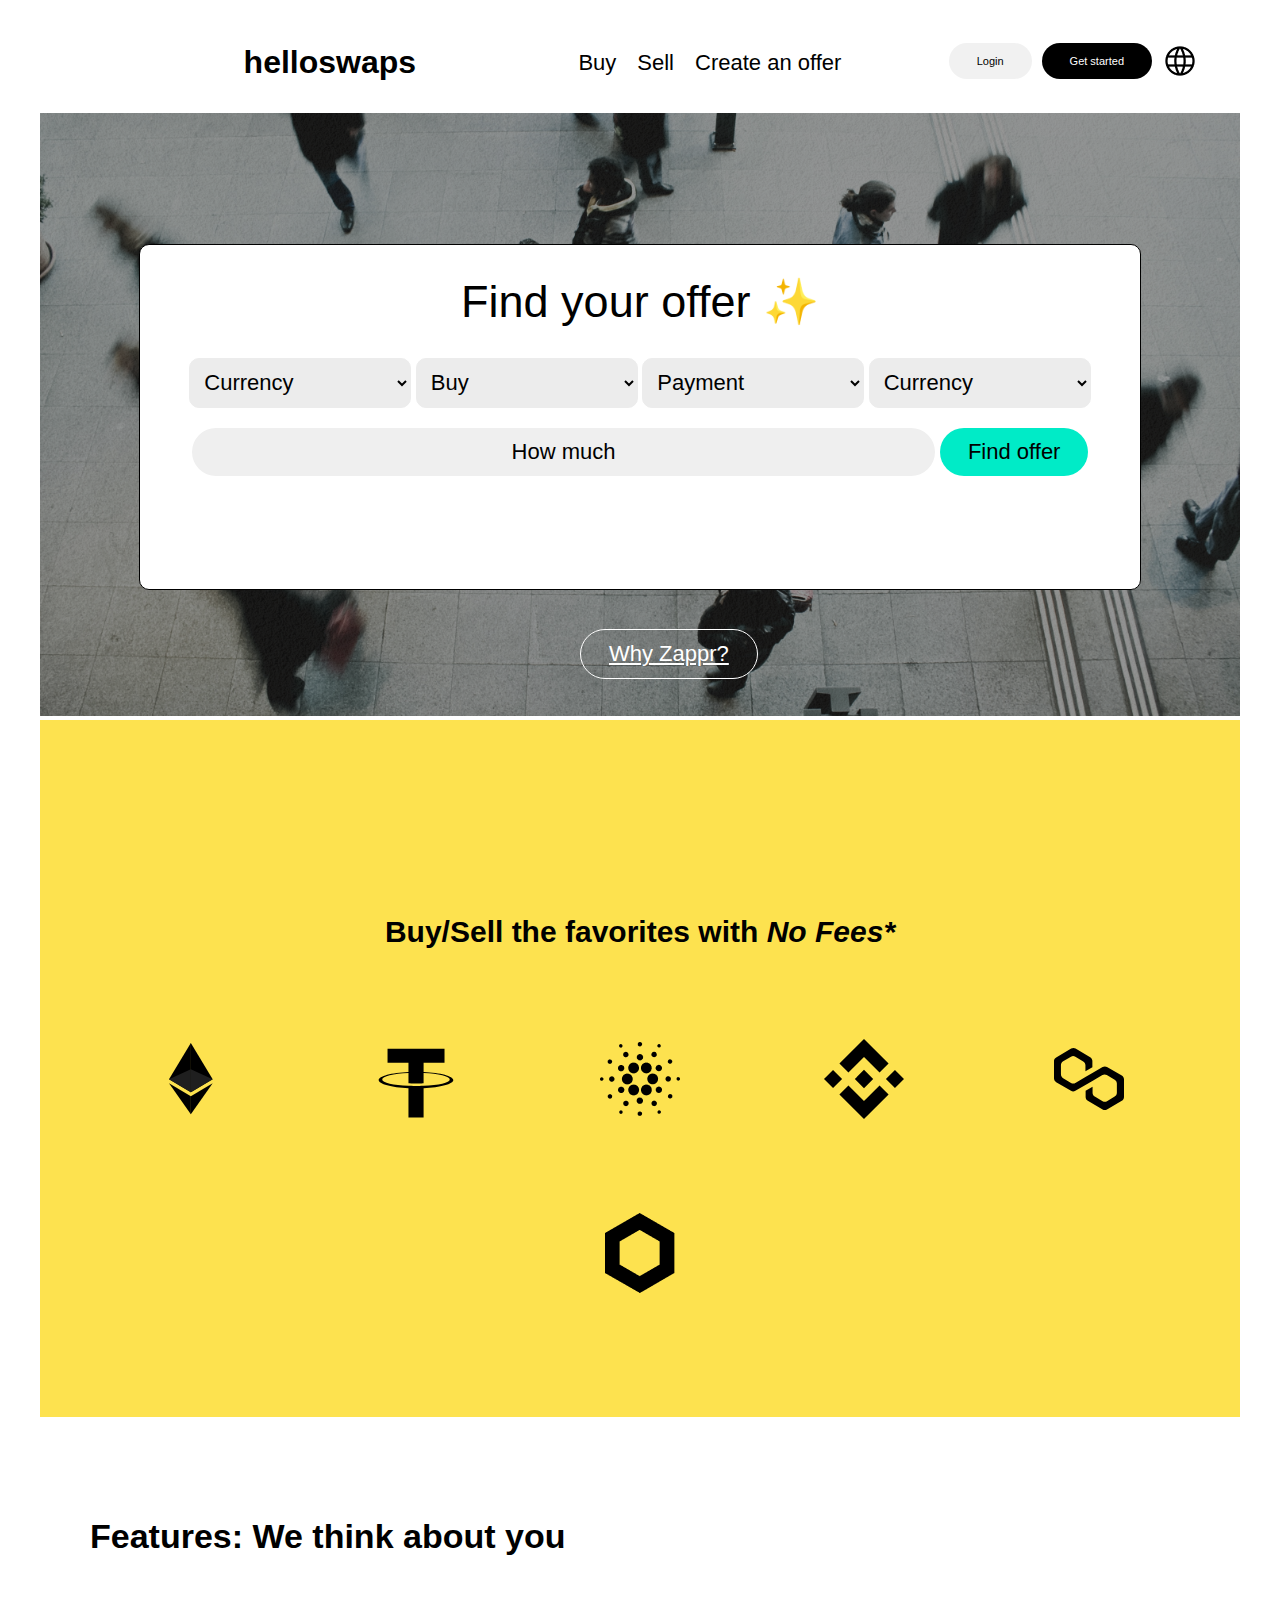
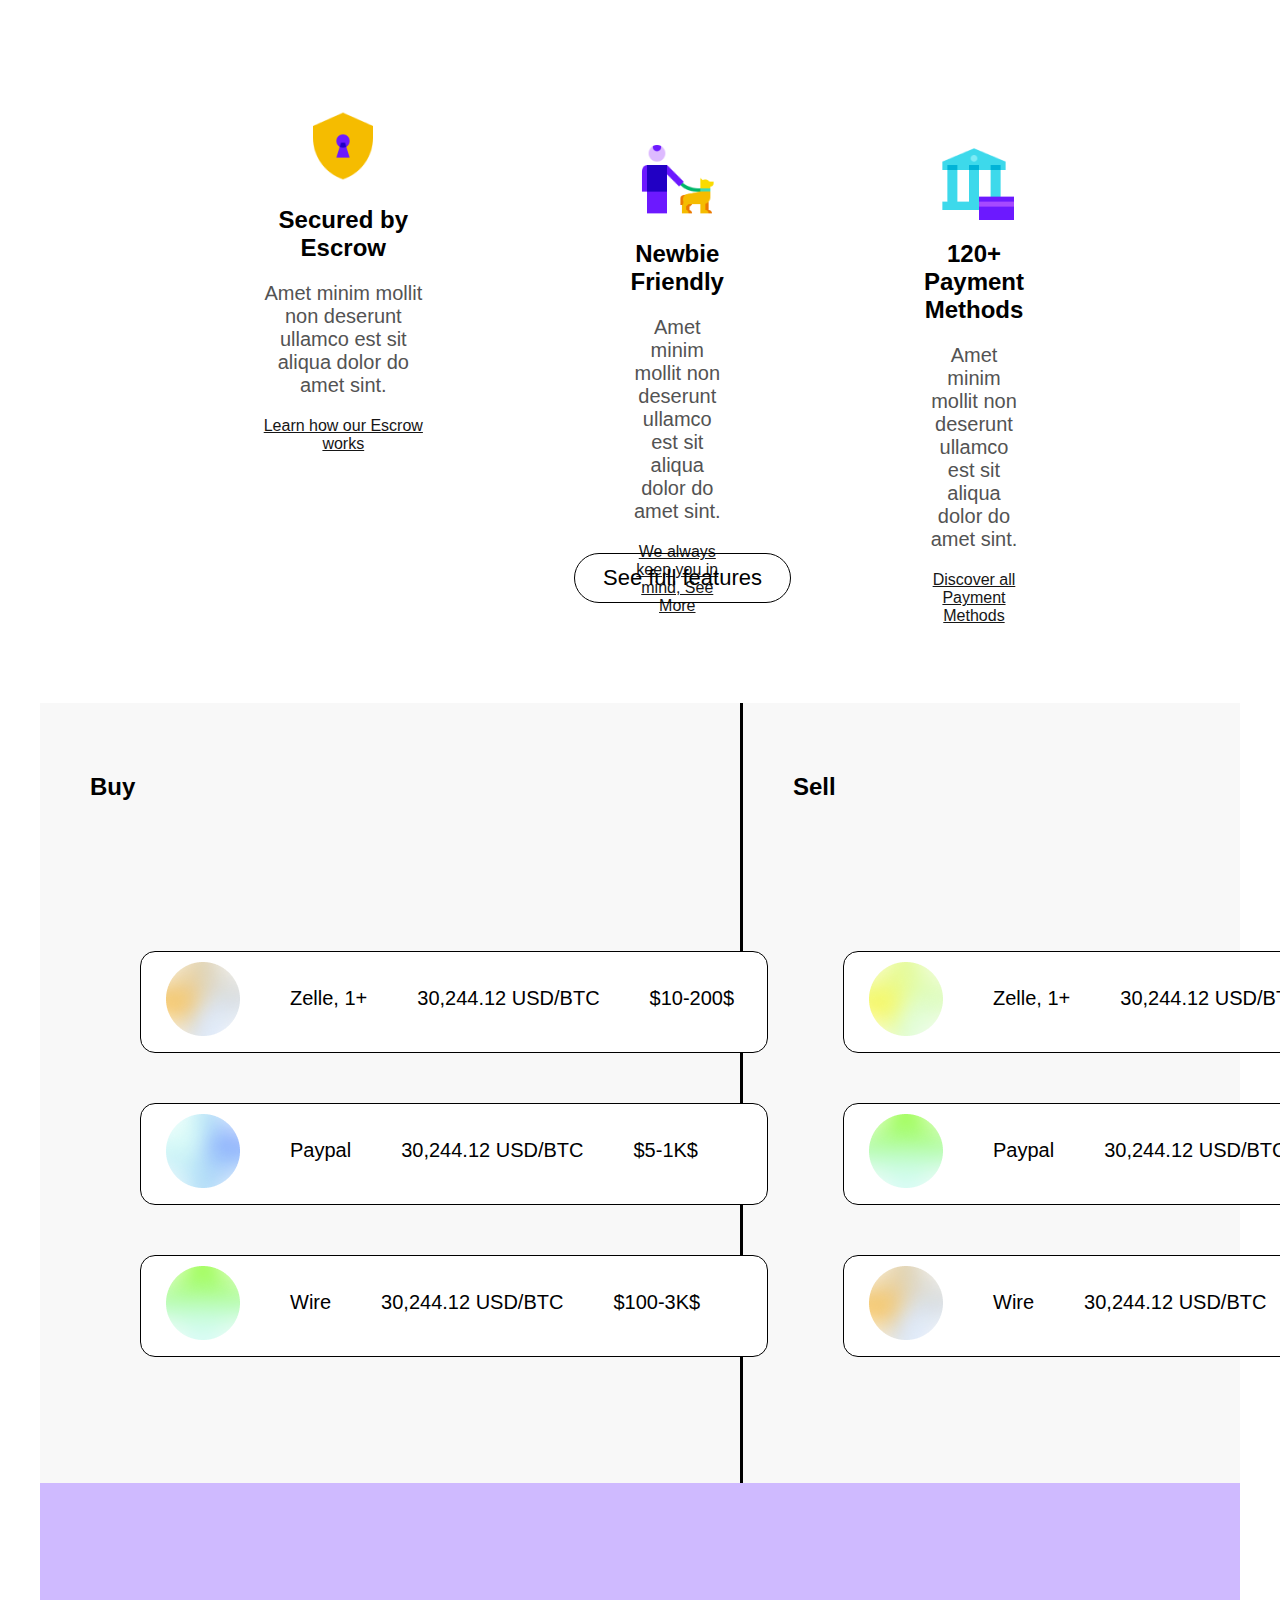
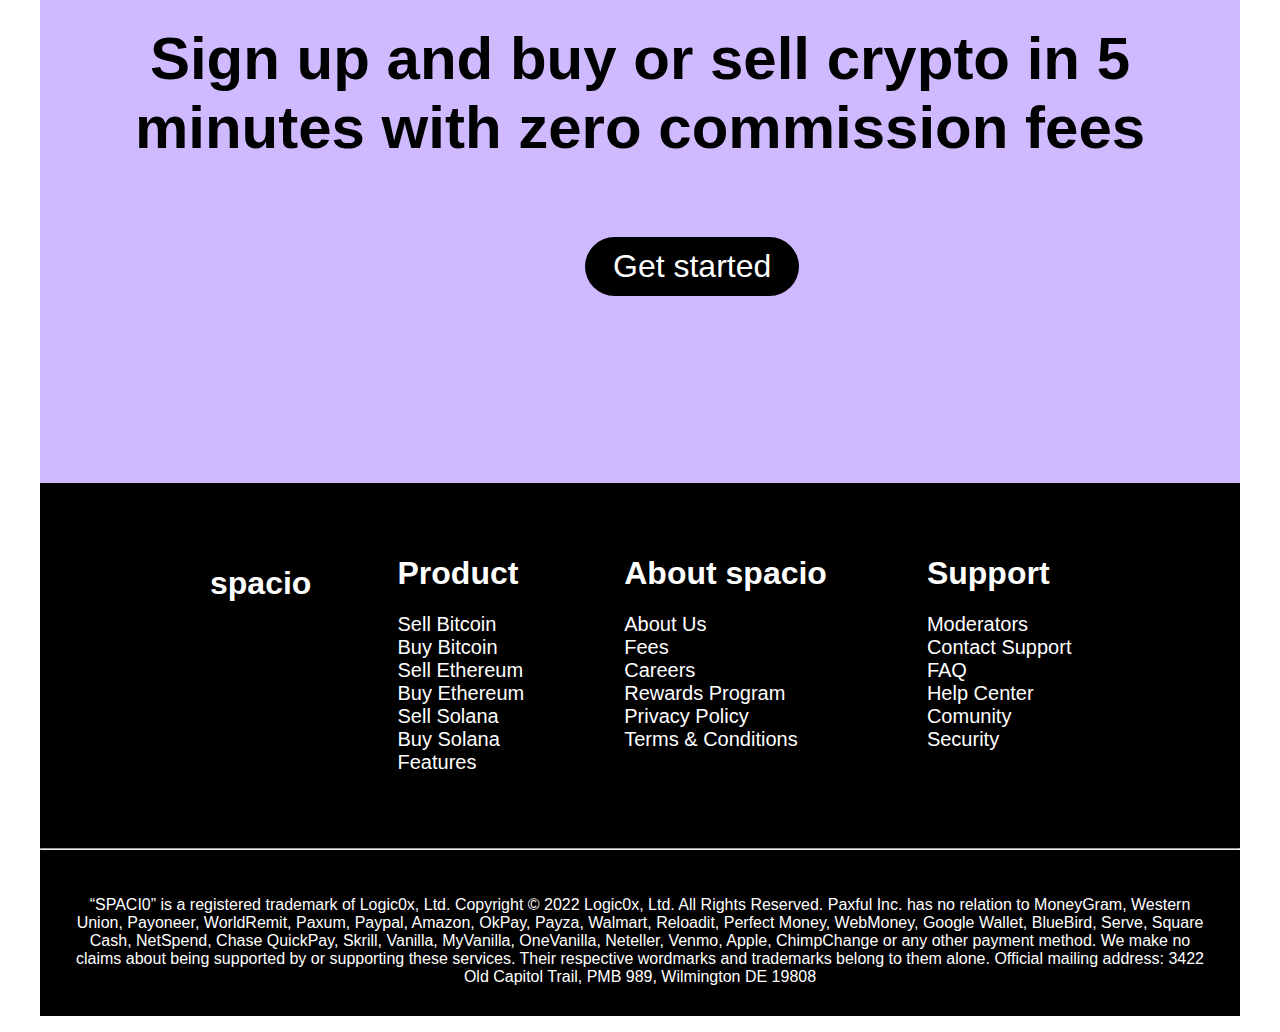
<file: HTML - CSS - Assignment/index.html>
<!DOCTYPE html>
<html lang="en">
<head>
    <meta charset="UTF-8">
    <meta name="viewport" content="width=device-width, initial-scale=1.0">
    <title>Assignment 1</title>
    <link rel="stylesheet" href="Assign htm css1.css">
</head>
<body>
    <header>
        <div class="navbar container">
            <div class="logo"><H1>helloswaps</H1></div>
            <ul class="link">
                <li class="hero">Buy</li>
                <li class="hero">Sell</li>
                <li class="hero">Create an offer</li>
            </ul>
            <div class="buttonicon">
                <button class="button1">Login</button>
                <button class="button2">Get started</button>
                <img class="icon"  src="Assign 1 pic/Frame.png" alt="">
            </div>
        </div>


        <section class="section1 container">
        <div class="section0div">
            <img class="section1bgpic" src="Assign 1 pic/Rectangle 1.png" alt="">
            <div class="section1div">
                <H1 class="section1title">Find your offer ✨</H1>
                <form action="#">
                    <select name="1st" id="1st">
                        <option value="Currency">Currency</option>
                        <option value="Taka">Taka</option>
                        <option value="Dollar">Dollar</option>
                        <option value="Pound">Pound</option>
                    </select>
                    <select name="2nd" id="2nd">
                        <option value="Buy">Buy</option>
                        <option value="Book">Book</option>
                        <option value="pen">pen</option>
                    </select>
                    <select name="3rd" id="3rd">
                        <option value="Payment">Payment</option>
                        <option value="Online">Online</option>
                        <option value="Offline">Offline</option>
                    </select>
                    <select name="4th" id="4th">
                        <option value="Currency">Currency</option>
                        <option value="Taka">Taka</option>
                        <option value="Dollar">Dollar</option>
                        <option value="Pound">Pound</option>
                    </select>
                </form>
                <button class="section1button1">How much</button>
                <button class="section1button2">Find offer</button>
            </div>
            <div class="section1button3div">
            <button class="section1button3"><u>Why Zappr?</u></button>
            </div>
        </div>
        </section>
        
        
        <section class="section2 container">
        <div class="section2div0">
            <div class="section2div1">
                <h1 class="section2h1">Buy/Sell the favorites with <I>No Fees*</I></h1>
            </div>
            <div class="section2divpics">
                <img class="section2pics" src="Assign 1 pic/Ethereum (ETH).svg" alt="">
                <img class="section2pics" src="Assign 1 pic/Tether (USDT).svg" alt="">
                <img class="section2pics" src="Assign 1 pic/Cardano (ADA).png" alt="">
                <img class="section2pics" src="Assign 1 pic/Binance Coin (BNB).svg" alt="">
                <img class="section2pics" src="Assign 1 pic/Polygon (MATIC).svg" alt="">
                <img class="section2pics" src="Assign 1 pic/Chainlink (LINK).png" alt="">
            </div>
        </div>
        </section>


        <section class="section3 container">
            <div class="section3div">
                <h1 class="section3h1">Features: We think about you</h1>
                <div class="section3div0">
                    <div class="section3div1">
                        <img src="Assign 1 pic/SecureEscrow.png" alt="">
                        <h1>Secured by Escrow</h1>
                        <p>Amet minim mollit non deserunt ullamco est sit aliqua dolor do amet sint.</p>
                        <a href="#">Learn how our Escrow works</a>
                    </div>
                    <div class="section3div2">
                        <img src="Assign 1 pic/NewbieFriendly.png" alt="">
                        <h1>Newbie Friendly</h1>
                        <p>Amet minim mollit non deserunt ullamco est sit aliqua dolor do amet sint.</p>
                        <a href="#">We always keep you in mind, See More</a>
                    </div>
                    <div class="section3div3">
                        <img src="Assign 1 pic/MultiplePayments.png" alt="">
                        <h1>120+ Payment Methods</h1>
                        <p>Amet minim mollit non deserunt ullamco est sit aliqua dolor do amet sint.</p>
                        <a href="#">Discover all Payment Methods</a>
                    </div>
                </div>
                <button class="section3button">See full features</button>
            </div>
        </section>
        <section class="section4 container">
            <div class="section4div">
            <div class="section4div1">
                <h2>Buy</h2>
                <div class="section4div00">
                <div class="section4div0">
                    <img class="section4pics" src="Assign 1 pic/Component 1.png" alt="">
                    <p class="section4p">Zelle, 1+</p>
                    <p class="section4p">30,244.12 USD/BTC</p>
                    <p class="section4p">$10-200$</p>
                </div>
                <div class="section4div0">
                    <img class="section4pics" src="Assign 1 pic/Component 1 (1).png" alt="">
                    <p class="section4p">Paypal</p>
                    <p class="section4p">30,244.12 USD/BTC</p>
                    <p class="section4p">$5-1K$</p>
                </div>
                <div class="section4div0">
                    <img class="section4pics" src="Assign 1 pic/Component 1 (2).png" alt="">
                    <p class="section4p">Wire</p>
                    <p class="section4p">30,244.12 USD/BTC</p>
                    <p class="section4p">$100-3K$</p>
                </div>
            </div>    
            </div>
            <div class="section4div2">
                <h2>Sell</h2>
                <div class="section4div00">
                <div class="section4div0">
                    <img class="section4pics" src="Assign 1 pic/Component 1 (3).png" alt="">
                    <p class="section4p">Zelle, 1+</p>
                    <p class="section4p">30,244.12 USD/BTC</p>
                    <p class="section4p">$10-200$</p>
                </div>
                <div class="section4div0">
                    <img class="section4pics" src="Assign 1 pic/Component 1 (2).png" alt="">
                    <p class="section4p">Paypal</p>
                    <p class="section4p">30,244.12 USD/BTC</p>
                    <p class="section4p">$5-1K$</p>
                </div>
                <div class="section4div0">
                    <img class="section4pics" src="Assign 1 pic/Component 1.png" alt="">
                    <p class="section4p" >Wire</p>
                    <p class="section4p">30,244.12 USD/BTC</p>
                    <p class="section4p">$100-3K$</p>
                </div>    
                </div>
            </div>
        </div>    
        </section>
        <section class="section5 container">
            <div class="section5div">
                <h1>Sign up and buy or sell crypto in 5 minutes with zero commission fees</h1>
                <button>Get started</button>
            </div>
        </section>
        <footer class="footer container">
            <div class="footerdiv">
                <div class="logo"><h1>spacio</h1></div> 
            <div class="footerdiv0">

                <div class="footerdiv1">
                    <h1>Product</h1>
                    <ul>
                        <li>Sell Bitcoin</li>
                        <li>Buy Bitcoin</li>
                        <li>Sell Ethereum</li>
                        <li>Buy Ethereum</li>
                        <li>Sell Solana</li>
                        <li>Buy Solana</li>
                        <li>Features</li>
                    </ul>
                </div>
                <div class="footerdiv1">
                    <h1>About spacio</h1>
                    <ul>
                        <li>About Us</li>
                        <li>Fees</li>
                        <li>Careers</li>
                        <li>Rewards Program</li>
                        <li>Privacy Policy</li>
                        <li>Terms & Conditions</li>
                    </ul>
                </div>
                <div class="footerdiv1">
                    <h1>Support</h1>
                    <ul>
                        <li>Moderators</li>
                        <li>Contact Support</li>
                        <li>FAQ</li>
                        <li>Help Center</li>
                        <li>Comunity</li>
                        <li>Security</li>
                    </ul>
                </div>
            </div>
            </div>
            </div>  
            <hr>
            <p class="footerp">“SPACI0” is a registered trademark of Logic0x, Ltd. Copyright © 2022 Logic0x, Ltd. All Rights Reserved. Paxful Inc. has no relation to MoneyGram, Western Union, Payoneer, WorldRemit, Paxum, Paypal, Amazon, OkPay, Payza, Walmart, Reloadit, Perfect Money, WebMoney, Google Wallet, BlueBird, Serve, Square Cash, NetSpend, Chase QuickPay, Skrill, Vanilla, MyVanilla, OneVanilla, Neteller, Venmo, Apple, ChimpChange or any other payment method. We make no claims about being supported by or supporting these services. Their respective wordmarks and trademarks belong to them alone. Official mailing address: 3422 Old Capitol Trail, PMB 989, Wilmington DE 19808</p>
        </footer>
    </header>
</body>
</html>
</file>
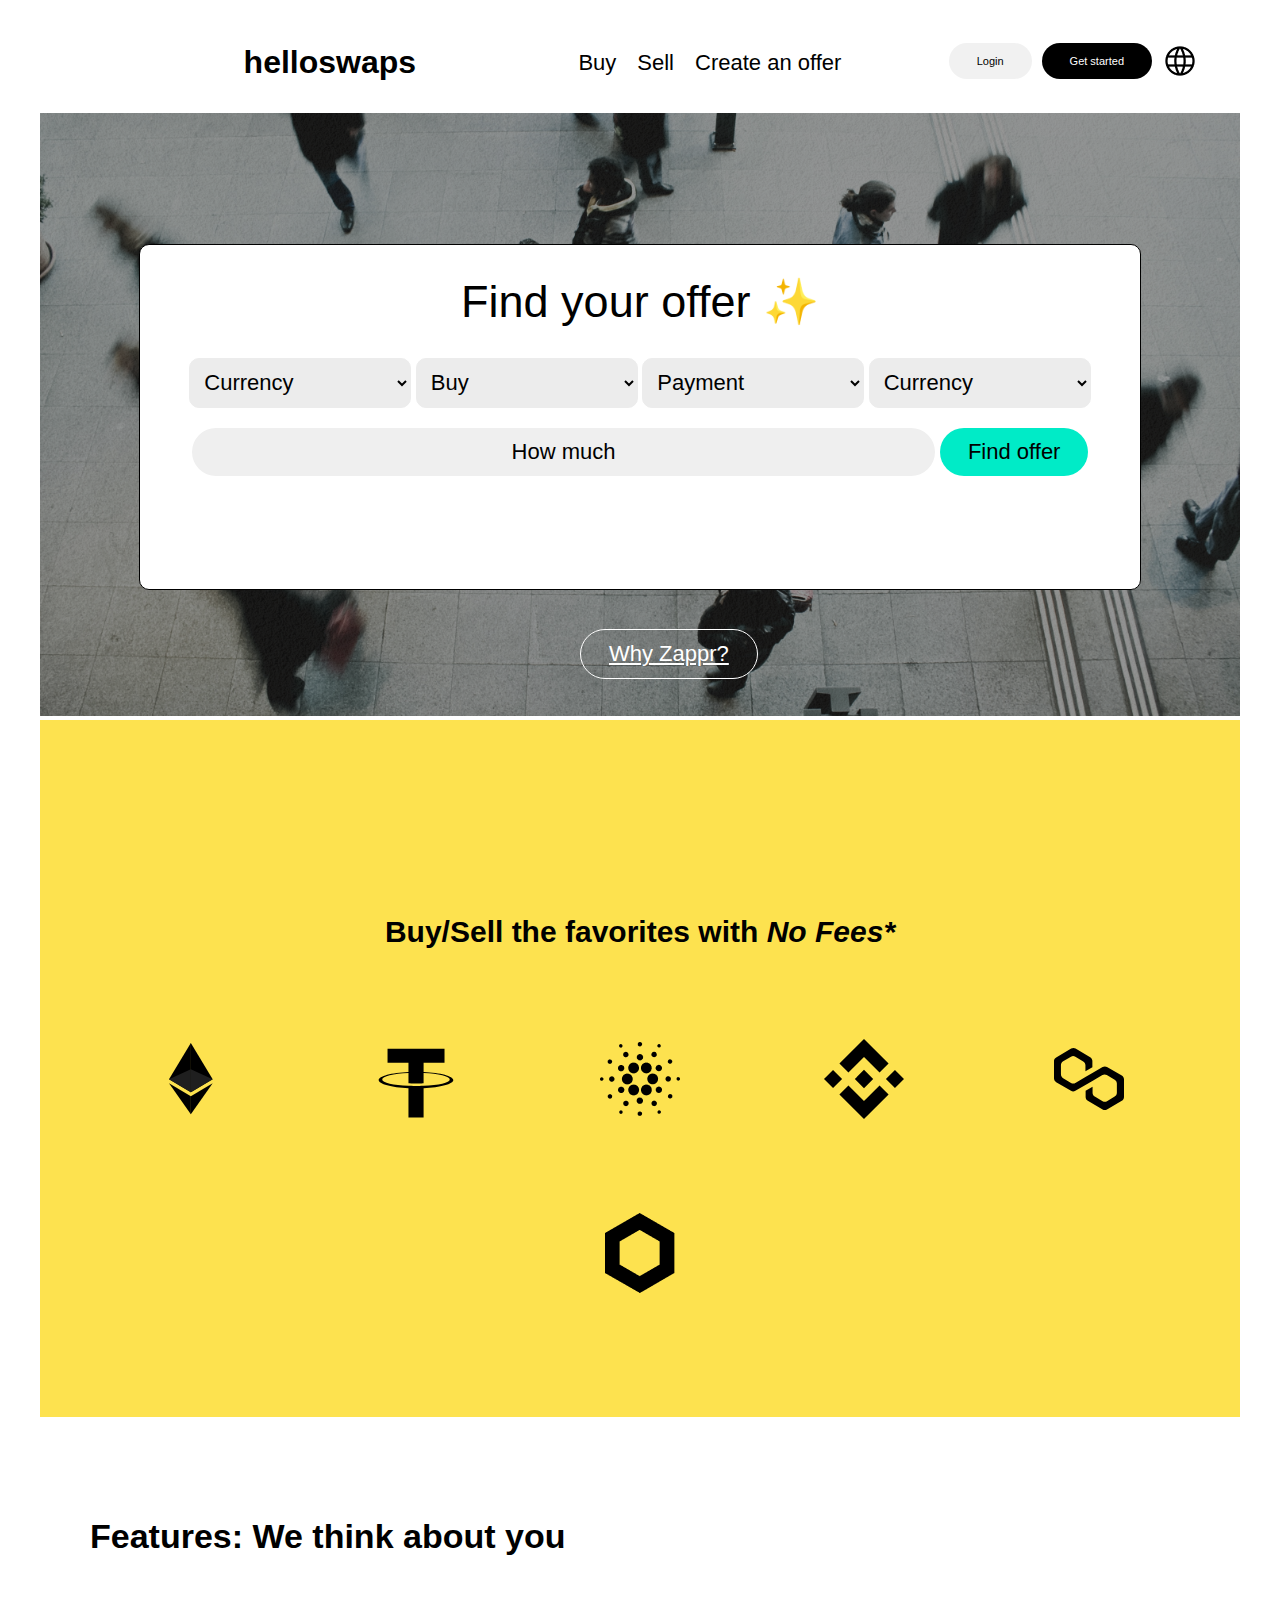
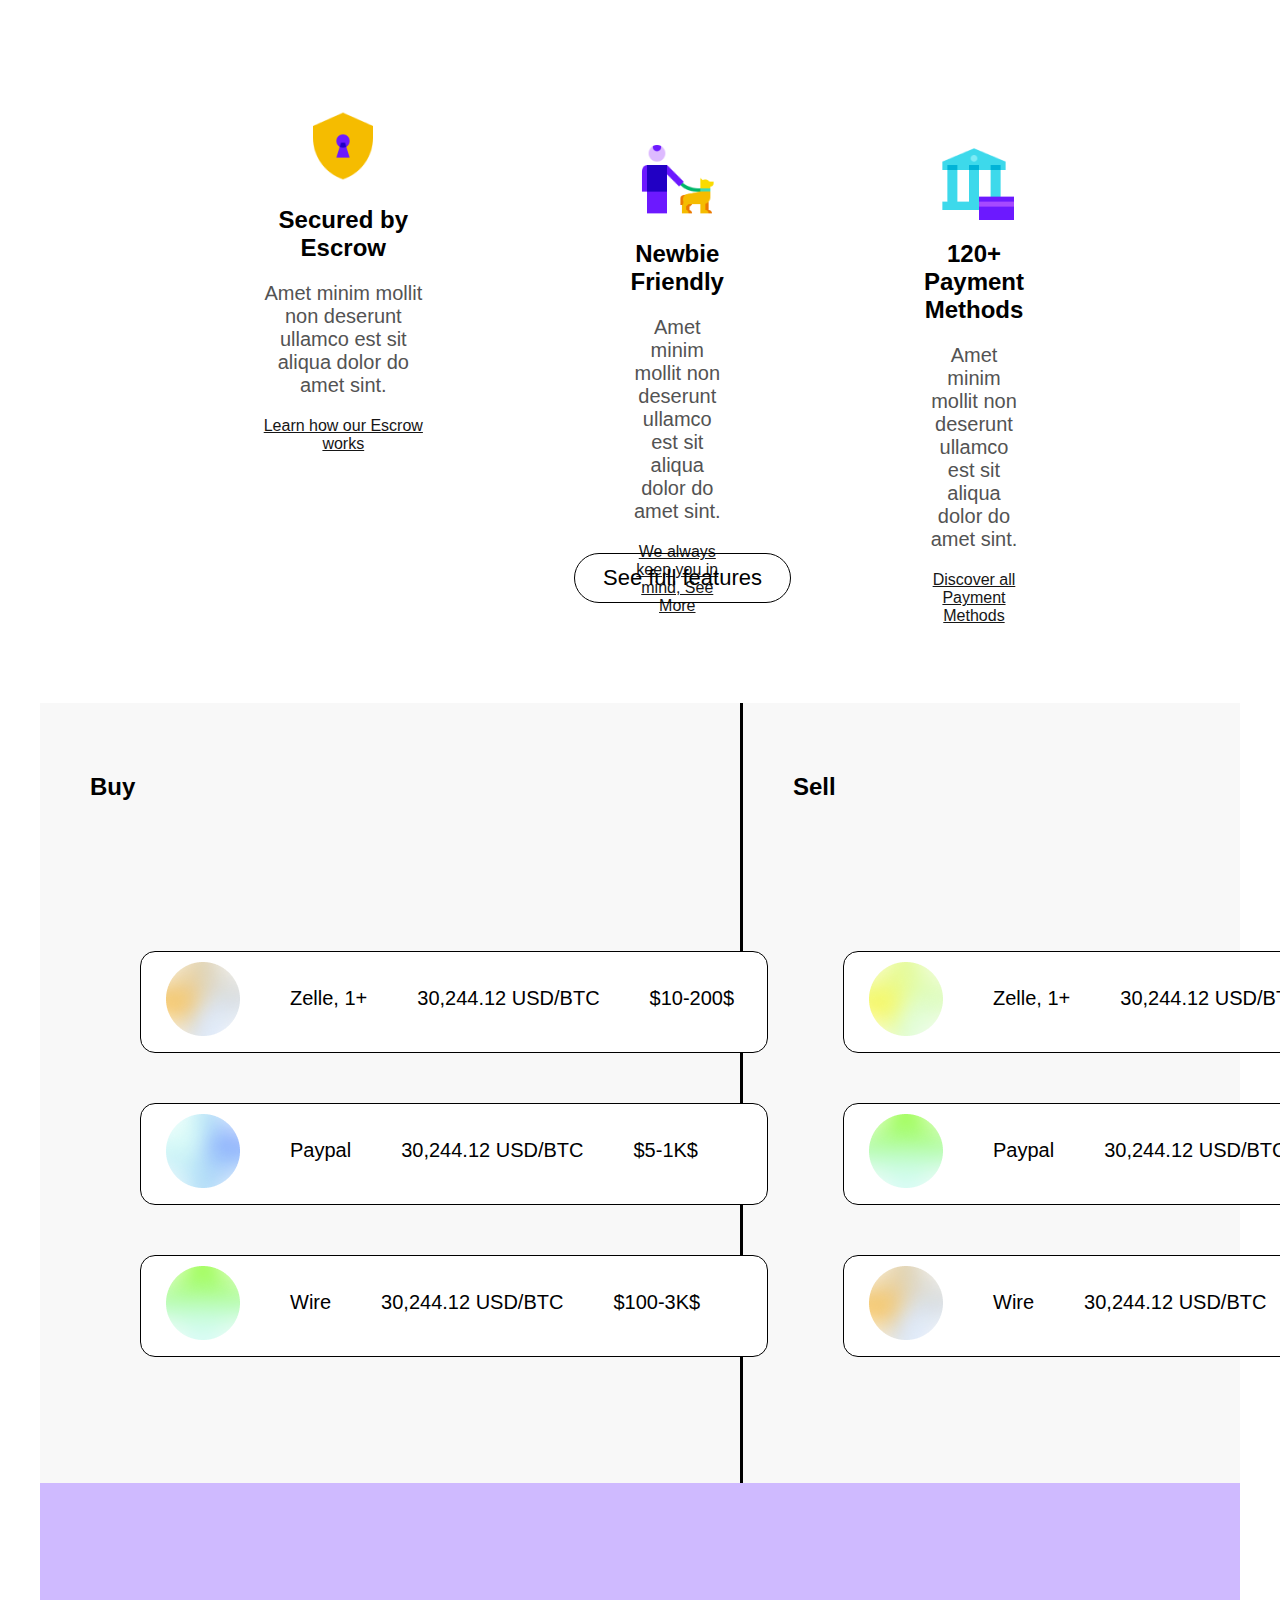
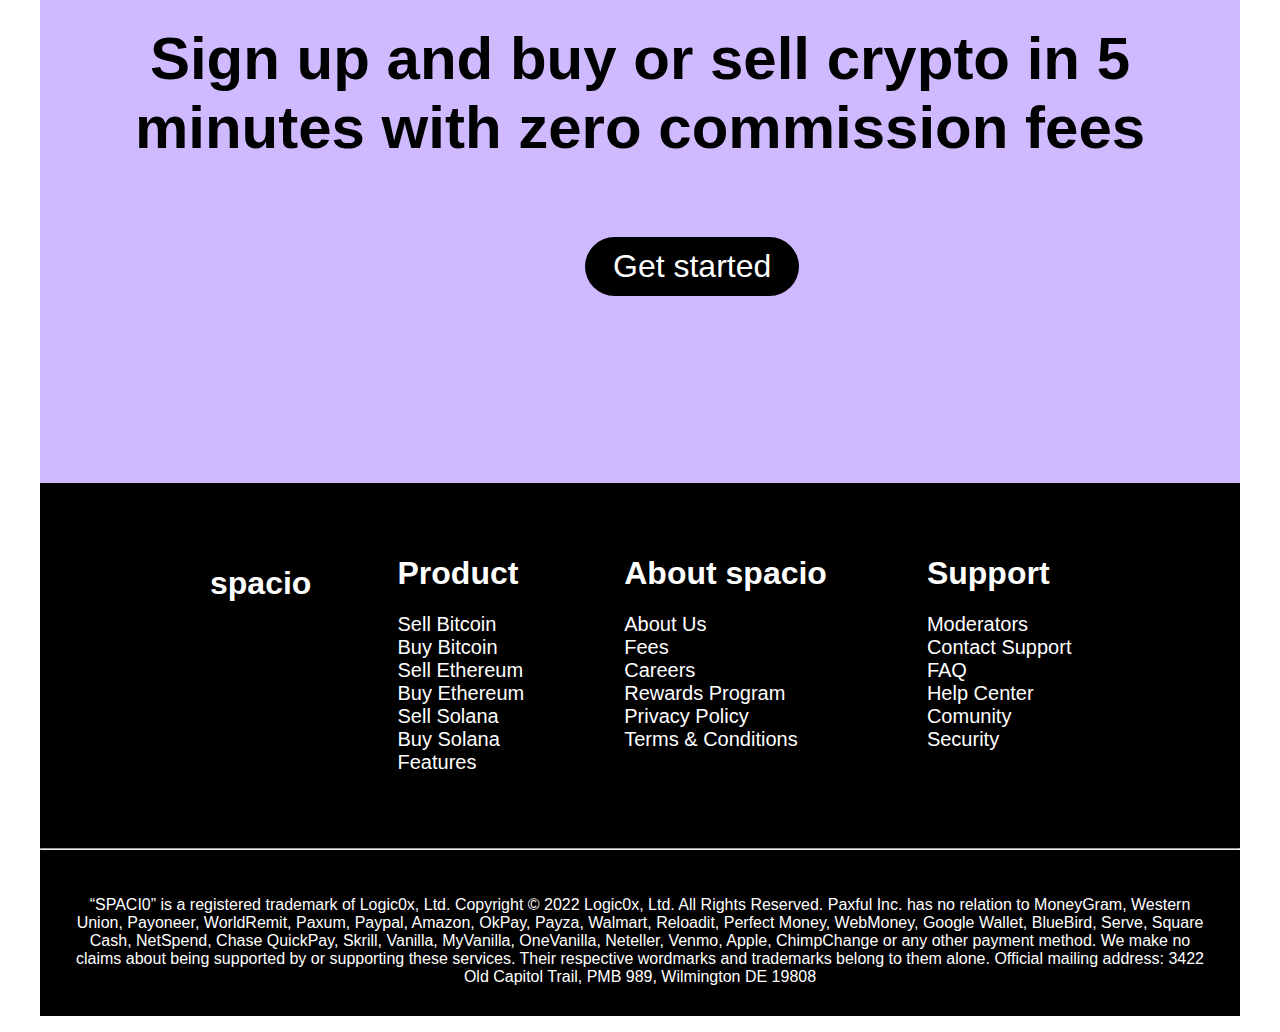
<file: HTML - CSS - Assignment/Assign htm css1.html>
<!DOCTYPE html>
<html lang="en">
<head>
    <meta charset="UTF-8">
    <meta name="viewport" content="width=device-width, initial-scale=1.0">
    <title>Assignment 1</title>
    <link rel="stylesheet" href="Assign htm css1.css">
</head>
<body>
    <header>
        <div class="navbar container">
            <div class="logo"><H1>helloswaps</H1></div>
            <ul class="link">
                <li class="hero">Buy</li>
                <li class="hero">Sell</li>
                <li class="hero">Create an offer</li>
            </ul>
            <div class="buttonicon">
                <button class="button1">Login</button>
                <button class="button2">Get started</button>
                <img class="icon"  src="Assign 1 pic/Frame.png" alt="">
            </div>
        </div>


        <section class="section1 container">
        <div class="section0div">
            <img class="section1bgpic" src="Assign 1 pic/Rectangle 1.png" alt="">
            <div class="section1div">
                <H1 class="section1title">Find your offer ✨</H1>
                <form action="#">
                    <select name="1st" id="1st">
                        <option value="Currency">Currency</option>
                        <option value="Taka">Taka</option>
                        <option value="Dollar">Dollar</option>
                        <option value="Pound">Pound</option>
                    </select>
                    <select name="2nd" id="2nd">
                        <option value="Buy">Buy</option>
                        <option value="Book">Book</option>
                        <option value="pen">pen</option>
                    </select>
                    <select name="3rd" id="3rd">
                        <option value="Payment">Payment</option>
                        <option value="Online">Online</option>
                        <option value="Offline">Offline</option>
                    </select>
                    <select name="4th" id="4th">
                        <option value="Currency">Currency</option>
                        <option value="Taka">Taka</option>
                        <option value="Dollar">Dollar</option>
                        <option value="Pound">Pound</option>
                    </select>
                </form>
                <button class="section1button1">How much</button>
                <button class="section1button2">Find offer</button>
            </div>
            <div class="section1button3div">
            <button class="section1button3"><u>Why Zappr?</u></button>
            </div>
        </div>
        </section>
        
        
        <section class="section2 container">
        <div class="section2div0">
            <div class="section2div1">
                <h1 class="section2h1">Buy/Sell the favorites with <I>No Fees*</I></h1>
            </div>
            <div class="section2divpics">
                <img class="section2pics" src="Assign 1 pic/Ethereum (ETH).svg" alt="">
                <img class="section2pics" src="Assign 1 pic/Tether (USDT).svg" alt="">
                <img class="section2pics" src="Assign 1 pic/Cardano (ADA).png" alt="">
                <img class="section2pics" src="Assign 1 pic/Binance Coin (BNB).svg" alt="">
                <img class="section2pics" src="Assign 1 pic/Polygon (MATIC).svg" alt="">
                <img class="section2pics" src="Assign 1 pic/Chainlink (LINK).png" alt="">
            </div>
        </div>
        </section>


        <section class="section3 container">
            <div class="section3div">
                <h1 class="section3h1">Features: We think about you</h1>
                <div class="section3div0">
                    <div class="section3div1">
                        <img src="Assign 1 pic/SecureEscrow.png" alt="">
                        <h1>Secured by Escrow</h1>
                        <p>Amet minim mollit non deserunt ullamco est sit aliqua dolor do amet sint.</p>
                        <a href="#">Learn how our Escrow works</a>
                    </div>
                    <div class="section3div2">
                        <img src="Assign 1 pic/NewbieFriendly.png" alt="">
                        <h1>Newbie Friendly</h1>
                        <p>Amet minim mollit non deserunt ullamco est sit aliqua dolor do amet sint.</p>
                        <a href="#">We always keep you in mind, See More</a>
                    </div>
                    <div class="section3div3">
                        <img src="Assign 1 pic/MultiplePayments.png" alt="">
                        <h1>120+ Payment Methods</h1>
                        <p>Amet minim mollit non deserunt ullamco est sit aliqua dolor do amet sint.</p>
                        <a href="#">Discover all Payment Methods</a>
                    </div>
                </div>
                <button class="section3button">See full features</button>
            </div>
        </section>
        <section class="section4 container">
            <div class="section4div">
            <div class="section4div1">
                <h2>Buy</h2>
                <div class="section4div00">
                <div class="section4div0">
                    <img class="section4pics" src="Assign 1 pic/Component 1.png" alt="">
                    <p class="section4p">Zelle, 1+</p>
                    <p class="section4p">30,244.12 USD/BTC</p>
                    <p class="section4p">$10-200$</p>
                </div>
                <div class="section4div0">
                    <img class="section4pics" src="Assign 1 pic/Component 1 (1).png" alt="">
                    <p class="section4p">Paypal</p>
                    <p class="section4p">30,244.12 USD/BTC</p>
                    <p class="section4p">$5-1K$</p>
                </div>
                <div class="section4div0">
                    <img class="section4pics" src="Assign 1 pic/Component 1 (2).png" alt="">
                    <p class="section4p">Wire</p>
                    <p class="section4p">30,244.12 USD/BTC</p>
                    <p class="section4p">$100-3K$</p>
                </div>
            </div>    
            </div>
            <div class="section4div2">
                <h2>Sell</h2>
                <div class="section4div00">
                <div class="section4div0">
                    <img class="section4pics" src="Assign 1 pic/Component 1 (3).png" alt="">
                    <p class="section4p">Zelle, 1+</p>
                    <p class="section4p">30,244.12 USD/BTC</p>
                    <p class="section4p">$10-200$</p>
                </div>
                <div class="section4div0">
                    <img class="section4pics" src="Assign 1 pic/Component 1 (2).png" alt="">
                    <p class="section4p">Paypal</p>
                    <p class="section4p">30,244.12 USD/BTC</p>
                    <p class="section4p">$5-1K$</p>
                </div>
                <div class="section4div0">
                    <img class="section4pics" src="Assign 1 pic/Component 1.png" alt="">
                    <p class="section4p" >Wire</p>
                    <p class="section4p">30,244.12 USD/BTC</p>
                    <p class="section4p">$100-3K$</p>
                </div>    
                </div>
            </div>
        </div>    
        </section>
        <section class="section5 container">
            <div class="section5div">
                <h1>Sign up and buy or sell crypto in 5 minutes with zero commission fees</h1>
                <button>Get started</button>
            </div>
        </section>
        <footer class="footer container">
            <div class="footerdiv">
                <div class="logo"><h1>spacio</h1></div> 
            <div class="footerdiv0">

                <div class="footerdiv1">
                    <h1>Product</h1>
                    <ul>
                        <li>Sell Bitcoin</li>
                        <li>Buy Bitcoin</li>
                        <li>Sell Ethereum</li>
                        <li>Buy Ethereum</li>
                        <li>Sell Solana</li>
                        <li>Buy Solana</li>
                        <li>Features</li>
                    </ul>
                </div>
                <div class="footerdiv1">
                    <h1>About spacio</h1>
                    <ul>
                        <li>About Us</li>
                        <li>Fees</li>
                        <li>Careers</li>
                        <li>Rewards Program</li>
                        <li>Privacy Policy</li>
                        <li>Terms & Conditions</li>
                    </ul>
                </div>
                <div class="footerdiv1">
                    <h1>Support</h1>
                    <ul>
                        <li>Moderators</li>
                        <li>Contact Support</li>
                        <li>FAQ</li>
                        <li>Help Center</li>
                        <li>Comunity</li>
                        <li>Security</li>
                    </ul>
                </div>
            </div>
            </div>
            </div>  
            <hr>
            <p class="footerp">“SPACI0” is a registered trademark of Logic0x, Ltd. Copyright © 2022 Logic0x, Ltd. All Rights Reserved. Paxful Inc. has no relation to MoneyGram, Western Union, Payoneer, WorldRemit, Paxum, Paypal, Amazon, OkPay, Payza, Walmart, Reloadit, Perfect Money, WebMoney, Google Wallet, BlueBird, Serve, Square Cash, NetSpend, Chase QuickPay, Skrill, Vanilla, MyVanilla, OneVanilla, Neteller, Venmo, Apple, ChimpChange or any other payment method. We make no claims about being supported by or supporting these services. Their respective wordmarks and trademarks belong to them alone. Official mailing address: 3422 Old Capitol Trail, PMB 989, Wilmington DE 19808</p>
        </footer>
    </header>
</body>
</html>
</file>
<file: HTML - CSS - Assignment/Assign htm css1.css>
*{
    font-family: 'Franklin Gothic Medium', 'Arial Narrow', Arial, sans-serif;
}


li{
    list-style: none;
}

header{
    position: relative;
    padding: 0 2rem;
    align-items:center ;
}
.logo{
    width: 200px;
    height: 38.64px;
    margin: -40px 0 0 0;
}
.link{
    display: flex;
    gap: 21px;
    font-size: 22px;
    font-weight: 500;
    line-height: 26.63px;
    margin: 5px 0 0 0;
}

.navbar{
    max-width: 93%;
    margin: 0% auto;
    height: 105px;
    display: flex;
    align-items: center;
    justify-content: space-between;

}

.buttonicon{
    display: flex;
    gap: 10px;

}
button{
    border-radius: 30px;
    font-size: 11px;
    font-weight: 500;
    padding: 11px 28px;
    border: none;
    gap: 10px;
}
.button1{
    color: black;
    background-color: #F1F1F1;
}
.button2{
    color: white;
    background-color: #000000;
}
.icon{
    width: 36px;
    height: 36px;
    padding: 0 0 -50px 0;
}
.section1{
   position: relative; 
}
.section1bgpic{
    z-index: -1;
    max-width: 100%;
    width: 1750px;
}
.section0div{
    position: relative;
}
.section1div{
    max-width: 1000px;
    max-height: 344px;
    height: auto;
    border: 1px solid;  
    background-color: #FFFFFF;
    position: absolute;
    top: 0;
    left: 0;
    bottom: 0;
    right: 0;
    margin: auto;
    text-align: center;
    border-radius: 10px;
    box-shadow: #00000026;
}
.section1title{
    font-size: 45px;
    font-weight: 500;
}
select{
    min-width: 222px;
    min-height: 50px;
    font-weight: 500;
    font-size: 22px;
    border-radius: 10px;
    padding: 0 10px 0 10px;
    background-color: #ECECEC;
    border-color: #ececec;
    gap: 10px;
}
.section1button1{
    font-size: 22px;
    margin-top: 20px;
    padding: 11px 320px;
}
.section1button2{
    font-size: 22px;
    margin-top: 20px;
    background-color: #00EBC7;
}
.section1button3div{
    position: absolute;
    top: 85%;
    bottom: 0;
    left: 45%;
    margin: auto;
}
.section1button3{
    border: 1.5px solid white;
    background:none;
    color: white;
    font-size: 22px;
}

.section2{
    background-color: #FDE24F;
    text-align: center;
    z-index: 5;
    max-width: 100%;
    min-height: 370px;
    padding: 175px 0  100px 0;
}
.section2div0{
    position: relative;
    margin: 50 0;
}

.section2h1{
    font-size: 30px;
}

.section2pics{
    height: 120px;
    width: 120px;
    margin: 50px 50px 0 50px;
}

.section3{
    width: 100%;
    min-height: 680px;
}
.section3div{
    margin: 100px 50px;
    position: relative;
}

.section3h1{ font-size: 34px;}

.section3div0{ 
    display: flex;
    max-width: 100%;
    max-height: fit-content;
    align-items: center;
    text-align: center;
    gap: 200px;
    margin: 150px 166px 100px 166px;
}
.section3div1{
    border: 1px;
    max-width: 300px;
    min-height: 279px;

    & h1{
       font-size: 24px; 
    }
    & p{
        font-size: 20px;
        color: #535353;
        font-weight: 400;
    }
    & a{
        color: #161616;
        padding: 70px 0 0 0;
    }
}
.section3div2{
    border: 1px;
    width: 300px;
    height: 279px;

    & h1{
       font-size: 24px; 
    }
    & p{
        font-size: 20px;
        color: #535353;
        font-weight: 400;
    }
    & a{
        color: #161616;
        padding: 70px 0 0 0;
    }
}
.section3div3{
    border: 1px;
    width: 300px;
    height: 279px;

    & h1{
       font-size: 24px; 
    }
    & p{
        font-size: 20px;
        color: #535353;
        font-weight: 400;
    }
    & a{
        color: #161616;
        padding: 70px 0 0 0;
    }
}
.section3button {
    border: 1.5px solid;
    background: none;
    font-size: 22px;
    margin-left: 44%;
}


.section4{
    background-color: #F8F8F8;
    max-width: 100%;
    min-height: fit-content;
}
.section4div{
    display: flex;
    position: relative;
}
.section4div1{
    border: 1px;
    height: 700px;
    width: 50%;
    padding: 50px 50px;
    border-right: #000000 solid;
}
.section4div2{
    border: 1px;
    height: 700px;
    width: 50%;
    padding: 50px 50px;
}
.section4div0{
    display: flex;
    border: 1px solid;
    background: #FFFFFF;
    width: 626px;
    height: 100px;
    border-radius: 15px;
    margin: 50px 50px 34px 50px;
    gap: 50px;
}

.section4pics{
    width: 74px;
    height: 74px;
    margin-left: 25px;
    margin-top: 10px;
}
.section4p{
    font-size: 20px;
    margin-top: 35px;
}
.section4div00{
    margin-top: 150px;
}


.section5{
    max-width: 100%;
    min-height: 600px;
    background: #CFBAFF;
    margin-top: -20px;
    position: relative;
}
.section5div{
    position: relative;
    padding: 100px 50px;

    & h1{ 
        font-size: 60px;
        text-align: center;
    }

    & button{
        font-size: 32px;
        background: #000000;
        color: #FFFFFF;
       margin-top: 35px;
       margin-left: 45%;
    }
}

.footer{
    background: #000000;
    color: #FFFFFF;
    max-width: fit-content;
    max-height: fit-content;
}
.footerdiv{
    padding: 50px 0 50px 0;
    display: flex;
}
.logo{
    height: 36.39px;
    width: 137.51px;
    margin-left: 10%;
    padding: 50px;
}
.footerdiv0{
    gap: 100px;
    display: flex;
}
.footerdiv1{
    & hi{
        font-size: 28px;
    }
    & li {
        list-style: none;
        margin-left: -40px;
        font-size: 20px;
    }
}
.footerp{
    padding: 30px;
    text-align: center;
}
</file>
